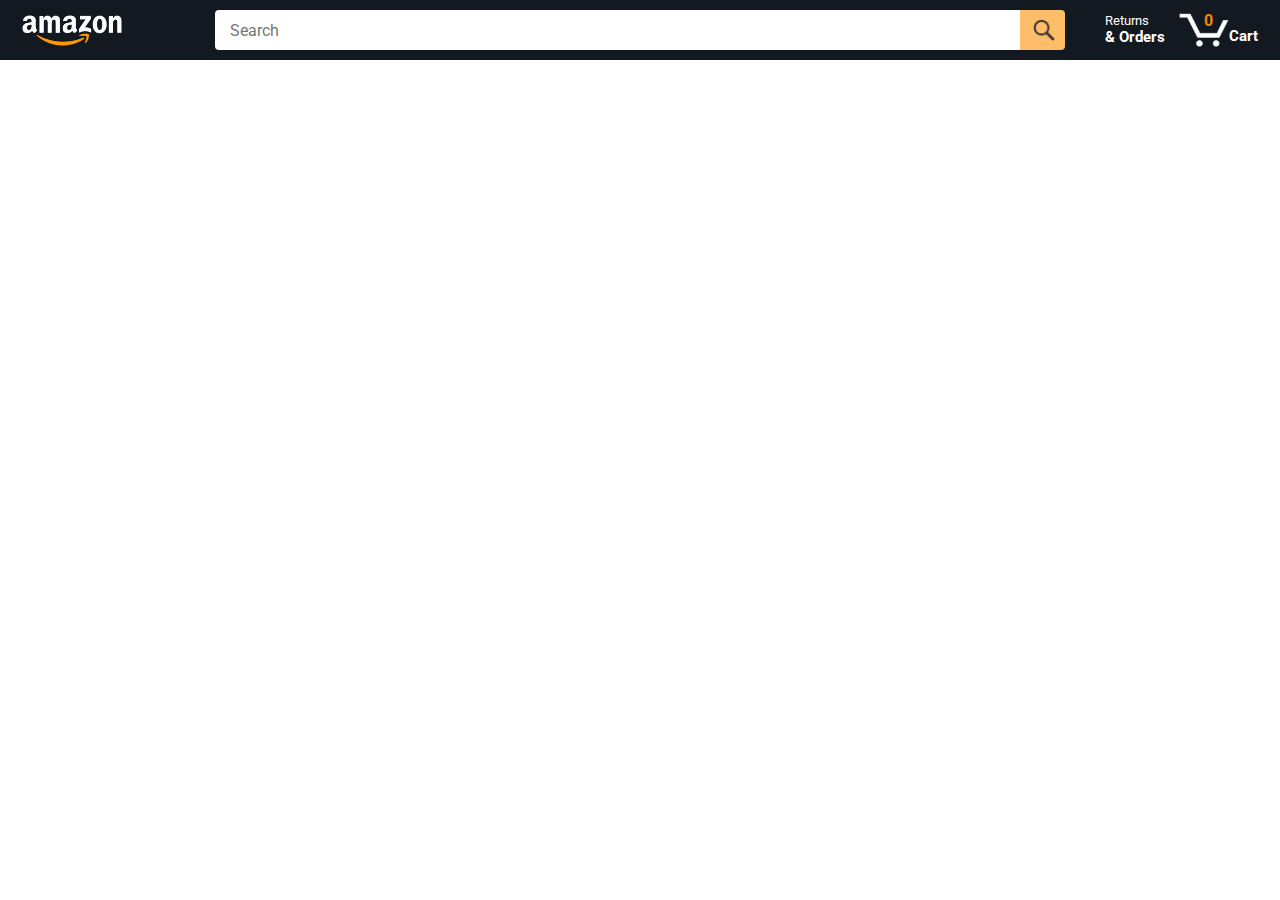
<file: index.html>
<!DOCTYPE html>
<html>
  <head>
    <title>Amazon Project</title>
    <meta name="viewport" content="width=device-width, initial-scale=1" />

    <!-- Load a font called Roboto from Google Fonts. -->
    <link rel="preconnect" href="https://fonts.googleapis.com" />
    <link rel="preconnect" href="https://fonts.gstatic.com" crossorigin />
    <link
      href="https://fonts.googleapis.com/css2?family=Roboto:wght@400;500;700&display=swap"
      rel="stylesheet"
    />

    <!-- Here are the CSS files for this page. -->
    <link rel="stylesheet" href="styles/shared/general.css" />
    <link rel="stylesheet" href="styles/shared/amazon-header.css" />
    <link rel="stylesheet" href="styles/pages/amazon.css" />
  </head>

  <body>
    <div class="amazon-header">
      <div class="amazon-header-left-section">
        <a href="index.html" class="header-link">
          <img class="amazon-logo" src="images/amazon-logo-white.png" />
          <img
            class="amazon-mobile-logo"
            src="images/amazon-mobile-logo-white.png"
          />
        </a>
      </div>

      <div class="amazon-header-middle-section">
        <input class="search-bar" type="text" placeholder="Search" />

        <button class="search-button">
          <img class="search-icon" src="images/icons/search-icon.png" />
        </button>
      </div>

      <div class="amazon-header-right-section">
        <a class="orders-link header-link" href="orders.html">
          <span class="returns-text">Returns</span>
          <span class="orders-text">& Orders</span>
        </a>

        <a class="cart-link header-link" href="checkout.html">
          <img class="cart-icon" src="images/icons/cart-icon.png" />
          <div class="cart-quantity js-cart-quantity">0</div>
          <div class="cart-text">Cart</div>
        </a>
      </div>
    </div>

    <div class="main">
      <div class="products-grid js-products-grid"></div>
    </div>

    <script type="module" src="scripts/amazon.js"></script>
  </body>
</html>
</file>
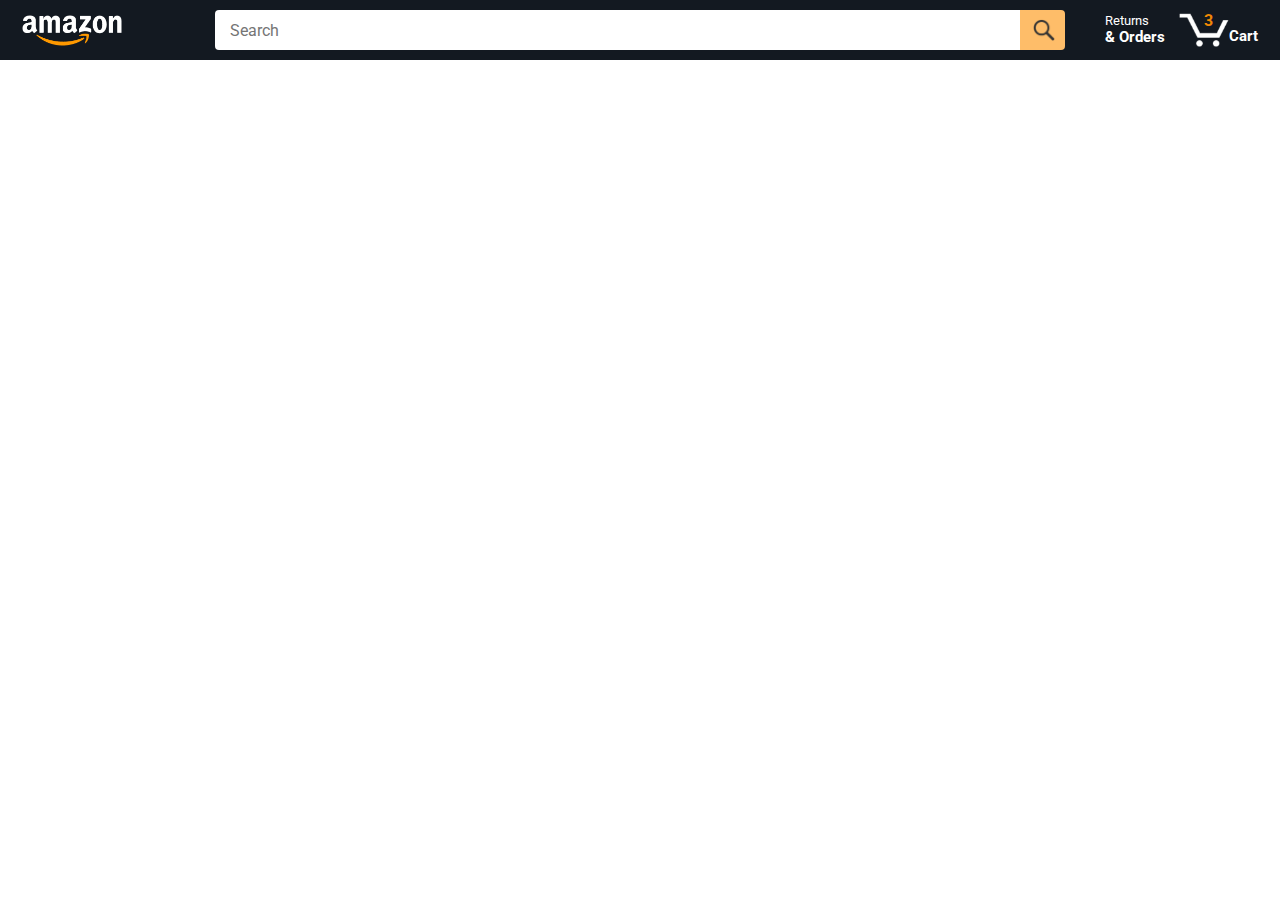
<file: amazon.html>
<!DOCTYPE html>
<html>
  <head>
    <title>Amazon Project</title>

    <!-- This code is needed for responsive design to work.
      (Responsive design = make the website look good on
      smaller screen sizes like a phone or a tablet). -->
    <meta name="viewport" content="width=device-width, initial-scale=1">

    <!-- Load a font called Roboto from Google Fonts. -->
    <link rel="preconnect" href="https://fonts.googleapis.com">
    <link rel="preconnect" href="https://fonts.gstatic.com" crossorigin>
    <link href="https://fonts.googleapis.com/css2?family=Roboto:wght@400;500;700&display=swap" rel="stylesheet">

    <!-- Here are the CSS files for this page. -->
    <link rel="stylesheet" href="styles/shared/general.css">
    <link rel="stylesheet" href="styles/shared/amazon-header.css">
    <link rel="stylesheet" href="styles/pages/amazon.css">
  </head>
  <body>
    <div class="amazon-header">
      <div class="amazon-header-left-section">
        <a href="amazon.html" class="header-link">
          <img class="amazon-logo"
            src="images/amazon-logo-white.png">
          <img class="amazon-mobile-logo"
            src="images/amazon-mobile-logo-white.png">
        </a>
      </div>

      <div class="amazon-header-middle-section">
        <input class="search-bar" type="text" placeholder="Search">

        <button class="search-button">
          <img class="search-icon" src="images/icons/search-icon.png">
        </button>
      </div>

      <div class="amazon-header-right-section">
        <a class="orders-link header-link" href="orders.html">
          <span class="returns-text">Returns</span>
          <span class="orders-text">& Orders</span>
        </a>

        <a class="cart-link header-link" href="checkout.html">
          <img class="cart-icon" src="images/icons/cart-icon.png">
          <div class="cart-quantity">3</div>
          <div class="cart-text">Cart</div>
        </a>
      </div>
    </div>
    
    <div class="main">
      <div class="products-grid js-products-grid">
      </div>
    </div>
    <script src="data/cart.js"></script>
    <script src="data/products.js"></script>
    <script src="scripts/amazon.js"></script>
  </body>
</html>
</file>
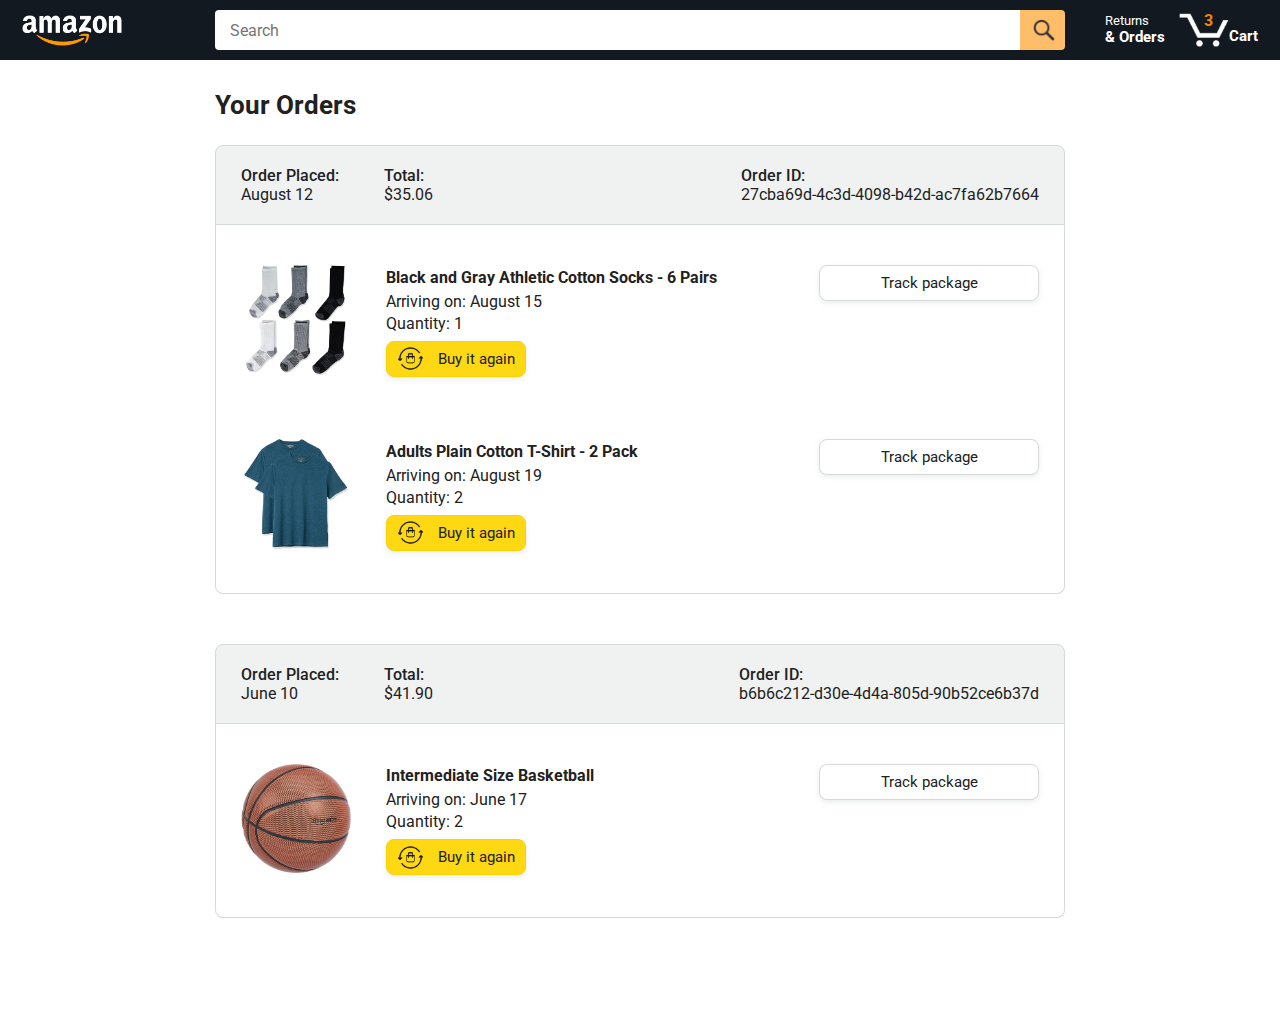
<file: orders.html>
<!DOCTYPE html>
<html>
  <head>
    <title>Orders</title>

    <!-- This code is needed for responsive design to work.
      (Responsive design = make the website look good on
      smaller screen sizes like a phone or a tablet). -->
    <meta name="viewport" content="width=device-width, initial-scale=1" />

    <!-- Load a font called Roboto from Google Fonts. -->
    <link rel="preconnect" href="https://fonts.googleapis.com" />
    <link rel="preconnect" href="https://fonts.gstatic.com" crossorigin />
    <link
      href="https://fonts.googleapis.com/css2?family=Roboto:wght@400;500;700&display=swap"
      rel="stylesheet"
    />

    <!-- Here are the CSS files for this page. -->
    <link rel="stylesheet" href="styles/shared/general.css" />
    <link rel="stylesheet" href="styles/shared/amazon-header.css" />
    <link rel="stylesheet" href="styles/pages/orders.css" />
  </head>
  <body>
    <div class="amazon-header">
      <div class="amazon-header-left-section">
        <a href="index.html" class="header-link">
          <img class="amazon-logo" src="images/amazon-logo-white.png" />
          <img
            class="amazon-mobile-logo"
            src="images/amazon-mobile-logo-white.png"
          />
        </a>
      </div>

      <div class="amazon-header-middle-section">
        <input class="search-bar" type="text" placeholder="Search" />

        <button class="search-button">
          <img class="search-icon" src="images/icons/search-icon.png" />
        </button>
      </div>

      <div class="amazon-header-right-section">
        <a class="orders-link header-link" href="orders.html">
          <span class="returns-text">Returns</span>
          <span class="orders-text">& Orders</span>
        </a>

        <a class="cart-link header-link" href="checkout.html">
          <img class="cart-icon" src="images/icons/cart-icon.png" />
          <div class="cart-quantity">3</div>
          <div class="cart-text">Cart</div>
        </a>
      </div>
    </div>

    <div class="main">
      <div class="page-title">Your Orders</div>

      <div class="orders-grid">
        <div class="order-container">
          <div class="order-header">
            <div class="order-header-left-section">
              <div class="order-date">
                <div class="order-header-label">Order Placed:</div>
                <div>August 12</div>
              </div>
              <div class="order-total">
                <div class="order-header-label">Total:</div>
                <div>$35.06</div>
              </div>
            </div>

            <div class="order-header-right-section">
              <div class="order-header-label">Order ID:</div>
              <div>27cba69d-4c3d-4098-b42d-ac7fa62b7664</div>
            </div>
          </div>

          <div class="order-details-grid">
            <div class="product-image-container">
              <img src="images/products/athletic-cotton-socks-6-pairs.jpg" />
            </div>

            <div class="product-details">
              <div class="product-name">
                Black and Gray Athletic Cotton Socks - 6 Pairs
              </div>
              <div class="product-delivery-date">Arriving on: August 15</div>
              <div class="product-quantity">Quantity: 1</div>
              <button class="buy-again-button button-primary">
                <img class="buy-again-icon" src="images/icons/buy-again.png" />
                <span class="buy-again-message">Buy it again</span>
              </button>
            </div>

            <div class="product-actions">
              <a href="tracking.html">
                <button class="track-package-button button-secondary">
                  Track package
                </button>
              </a>
            </div>

            <div class="product-image-container">
              <img
                src="images/products/adults-plain-cotton-tshirt-2-pack-teal.jpg"
              />
            </div>

            <div class="product-details">
              <div class="product-name">
                Adults Plain Cotton T-Shirt - 2 Pack
              </div>
              <div class="product-delivery-date">Arriving on: August 19</div>
              <div class="product-quantity">Quantity: 2</div>
              <button class="buy-again-button button-primary">
                <img class="buy-again-icon" src="images/icons/buy-again.png" />
                <span class="buy-again-message">Buy it again</span>
              </button>
            </div>

            <div class="product-actions">
              <a href="tracking.html">
                <button class="track-package-button button-secondary">
                  Track package
                </button>
              </a>
            </div>
          </div>
        </div>

        <div class="order-container">
          <div class="order-header">
            <div class="order-header-left-section">
              <div class="order-date">
                <div class="order-header-label">Order Placed:</div>
                <div>June 10</div>
              </div>
              <div class="order-total">
                <div class="order-header-label">Total:</div>
                <div>$41.90</div>
              </div>
            </div>

            <div class="order-header-right-section">
              <div class="order-header-label">Order ID:</div>
              <div>b6b6c212-d30e-4d4a-805d-90b52ce6b37d</div>
            </div>
          </div>

          <div class="order-details-grid">
            <div class="product-image-container">
              <img
                src="images/products/intermediate-composite-basketball.jpg"
              />
            </div>

            <div class="product-details">
              <div class="product-name">Intermediate Size Basketball</div>
              <div class="product-delivery-date">Arriving on: June 17</div>
              <div class="product-quantity">Quantity: 2</div>
              <button class="buy-again-button button-primary">
                <img class="buy-again-icon" src="images/icons/buy-again.png" />
                <span class="buy-again-message">Buy it again</span>
              </button>
            </div>

            <div class="product-actions">
              <a href="tracking.html">
                <button class="track-package-button button-secondary">
                  Track package
                </button>
              </a>
            </div>
          </div>
        </div>
      </div>
    </div>
  </body>
</html>
</file>
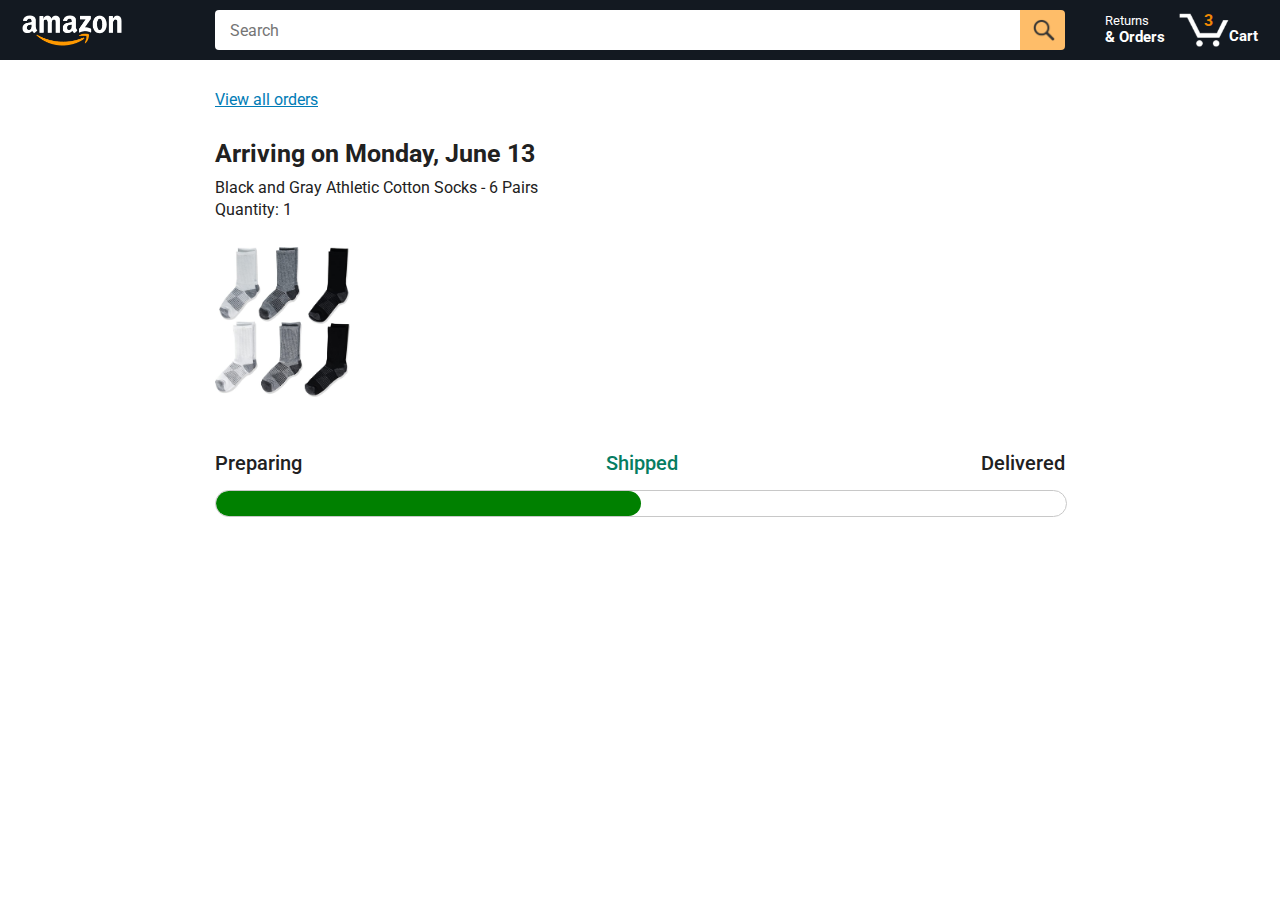
<file: tracking.html>
<!DOCTYPE html>
<html>
  <head>
    <title>Tracking</title>

    <meta name="viewport" content="width=device-width, initial-scale=1" />

    <!-- Load a font called Roboto from Google Fonts. -->
    <link rel="preconnect" href="https://fonts.googleapis.com" />
    <link rel="preconnect" href="https://fonts.gstatic.com" crossorigin />
    <link
      href="https://fonts.googleapis.com/css2?family=Roboto:wght@400;500;700&display=swap"
      rel="stylesheet"
    />

    <!-- Here are the CSS files for this page. -->
    <link rel="stylesheet" href="styles/shared/general.css" />
    <link rel="stylesheet" href="styles/shared/amazon-header.css" />
    <link rel="stylesheet" href="styles/pages/tracking.css" />
  </head>
  <body>
    <div class="amazon-header">
      <div class="amazon-header-left-section">
        <a href="index.html" class="header-link">
          <img class="amazon-logo" src="images/amazon-logo-white.png" />
          <img
            class="amazon-mobile-logo"
            src="images/amazon-mobile-logo-white.png"
          />
        </a>
      </div>

      <div class="amazon-header-middle-section">
        <input class="search-bar" type="text" placeholder="Search" />

        <button class="search-button">
          <img class="search-icon" src="images/icons/search-icon.png" />
        </button>
      </div>

      <div class="amazon-header-right-section">
        <a class="orders-link header-link" href="orders.html">
          <span class="returns-text">Returns</span>
          <span class="orders-text">& Orders</span>
        </a>

        <a class="cart-link header-link" href="checkout.html">
          <img class="cart-icon" src="images/icons/cart-icon.png" />
          <div class="cart-quantity">3</div>
          <div class="cart-text">Cart</div>
        </a>
      </div>
    </div>

    <div class="main">
      <div class="order-tracking">
        <a class="back-to-orders-link link-primary" href="orders.html">
          View all orders
        </a>

        <div class="delivery-date">Arriving on Monday, June 13</div>

        <div class="product-info">
          Black and Gray Athletic Cotton Socks - 6 Pairs
        </div>

        <div class="product-info">Quantity: 1</div>

        <img
          class="product-image"
          src="images/products/athletic-cotton-socks-6-pairs.jpg"
        />

        <div class="progress-labels-container">
          <div class="progress-label">Preparing</div>
          <div class="progress-label current-status">Shipped</div>
          <div class="progress-label">Delivered</div>
        </div>

        <div class="progress-bar-container">
          <div class="progress-bar"></div>
        </div>
      </div>
    </div>
  </body>
</html>
</file>
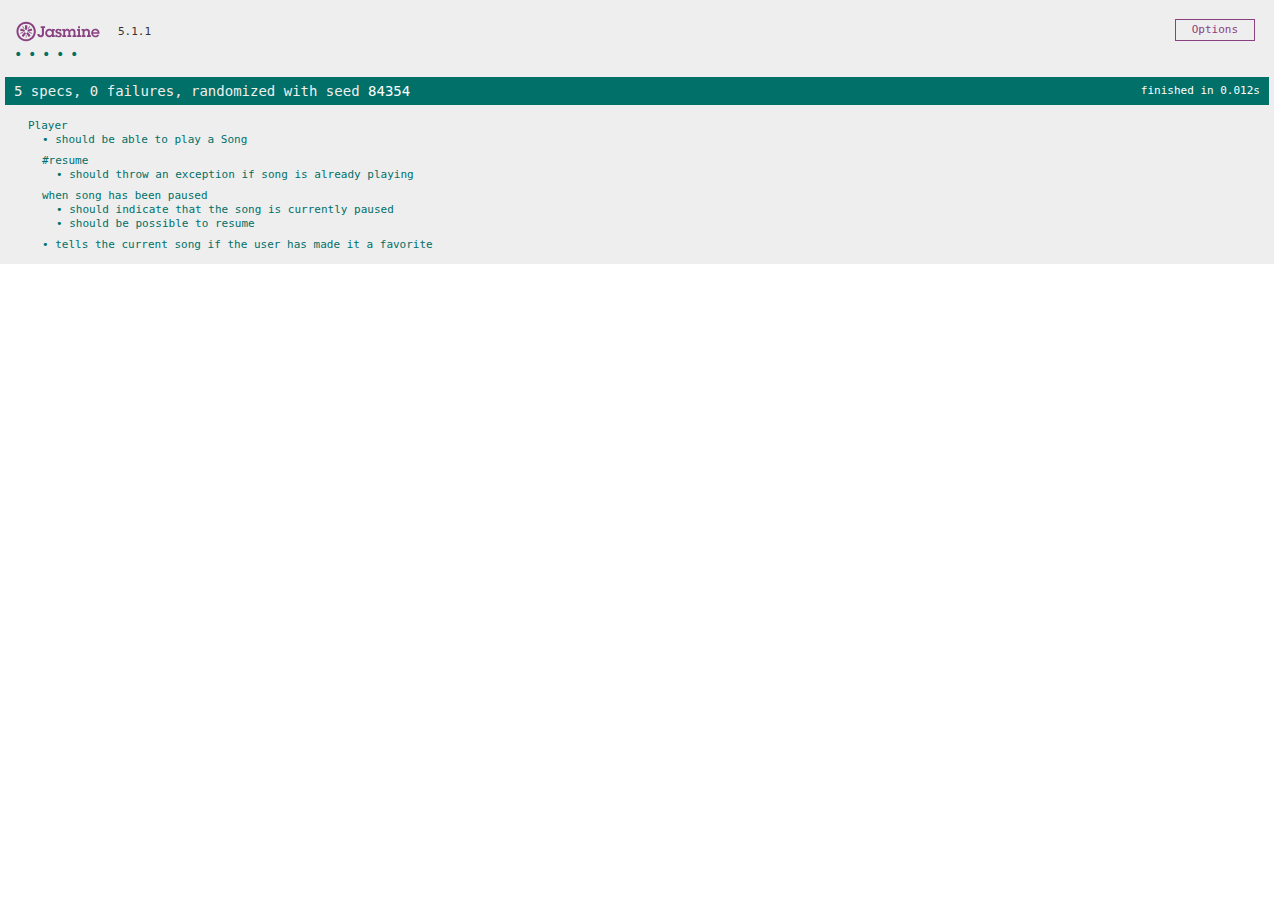
<file: tests-jasmine/SpecRunner.html>
<!DOCTYPE html>
<html>
<head>
  <meta charset="utf-8">
  <title>Jasmine Spec Runner v5.1.1</title>

  <link rel="shortcut icon" type="image/png" href="lib/jasmine-5.1.1/jasmine_favicon.png">
  <link rel="stylesheet" href="lib/jasmine-5.1.1/jasmine.css">

  <script src="lib/jasmine-5.1.1/jasmine.js"></script>
  <script src="lib/jasmine-5.1.1/jasmine-html.js"></script>
  <script src="lib/jasmine-5.1.1/boot0.js"></script>
  <!-- optional: include a file here that configures the Jasmine env -->
  <script src="lib/jasmine-5.1.1/boot1.js"></script>

  <!-- include source files here... -->
  <script src="src/Player.js"></script>
  <script src="src/Song.js"></script>

  <!-- include spec files here... -->
  <script src="spec/SpecHelper.js"></script>
  <script src="spec/PlayerSpec.js"></script>

</head>

<body>
</body>
</html>
</file>
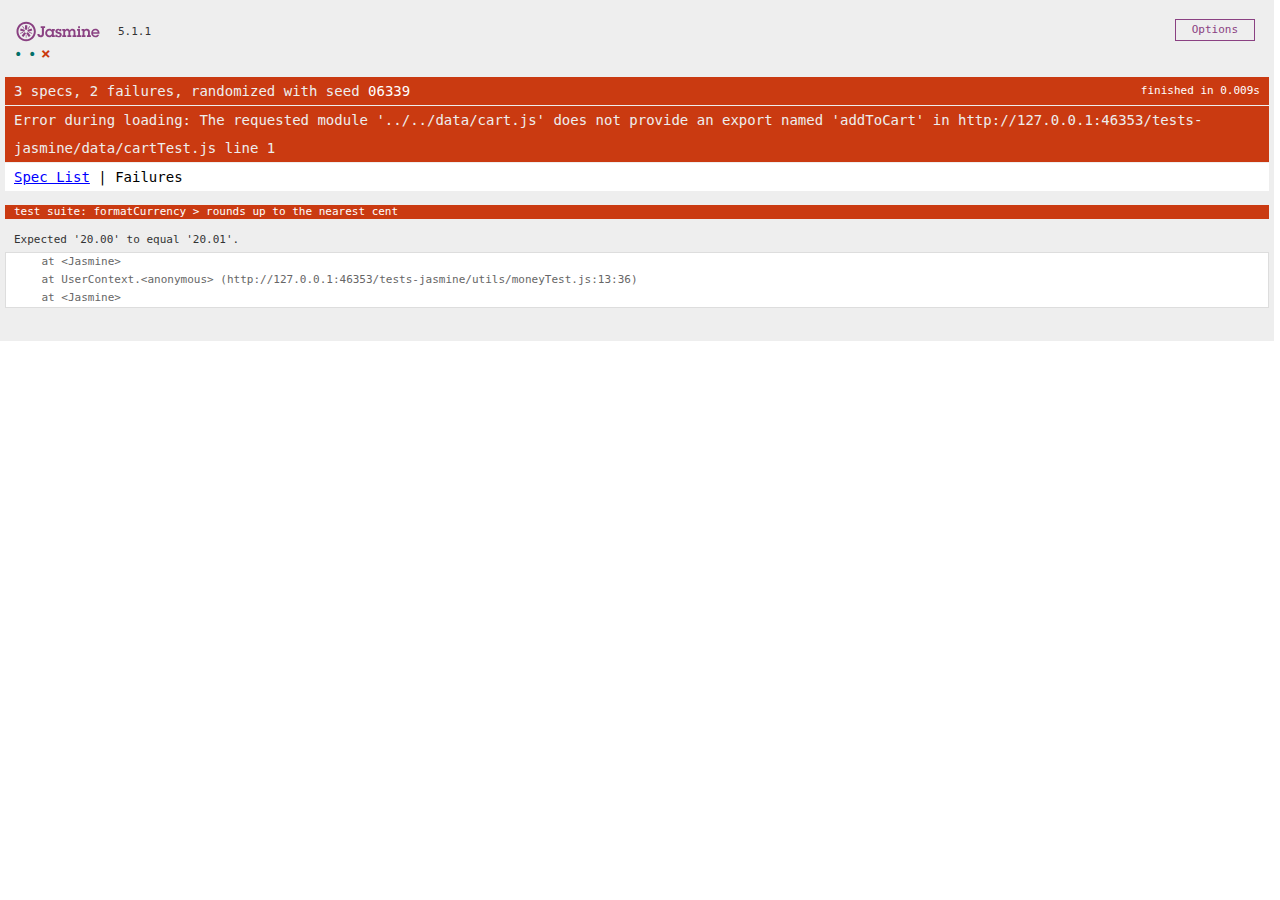
<file: tests-jasmine/tests.html>
<!DOCTYPE html>
<html>
<head>
  <meta charset="utf-8">
  <title>Jasmine Spec Runner v5.1.1</title>

  <link rel="shortcut icon" type="image/png" href="lib/jasmine-5.1.1/jasmine_favicon.png">
  <link rel="stylesheet" href="lib/jasmine-5.1.1/jasmine.css">

  <script src="lib/jasmine-5.1.1/jasmine.js"></script>
  <script src="lib/jasmine-5.1.1/jasmine-html.js"></script>
  <script src="lib/jasmine-5.1.1/boot0.js"></script>
  <!-- optional: include a file here that configures the Jasmine env -->
  <script src="lib/jasmine-5.1.1/boot1.js"></script>

  <script type="module" src="utils/moneyTest.js"></script>
  <script type="module" src="data/cartTest.js"></script>

</head>

<body>
</body>
</html>
</file>
<file: styles/shared/general.css>
body {
  font-family: Roboto, Arial;
  color: rgb(33, 33, 33);
  /* The <body> element has a default margin of 8px
     on all sides. This removes the default margins. */
  margin: 0;
}

/* <p> elements have a default margin on the top
   and bottom. This removes the default margins. */
p {
  margin: 0;
}

button {
  cursor: pointer;
}

select {
  cursor: pointer;
}

input,
select,
button {
  font-family: Roboto, Arial;
}

.button-primary {
  color: rgb(33, 33, 33);
  background-color: rgb(255, 216, 20);
  border: 1px solid rgb(252, 210, 0);
  border-radius: 8px;
  cursor: pointer;
  box-shadow: 0 2px 5px rgba(213, 217, 217, 0.5);
}

.button-primary:hover {
  background-color: rgb(247, 202, 0);
  border: 1px solid rgb(242, 194, 0);
}

.button-primary:active {
  background: rgb(255, 216, 20);
  border-color: rgb(252, 210, 0);
  box-shadow: none;
}

.button-secondary {
  color: rgb(33, 33, 33);
  background: white;
  border: 1px solid rgb(213, 217, 217);
  border-radius: 8px;
  cursor: pointer;
  box-shadow: 0 2px 5px rgba(213, 217, 217, 0.5);
}

.button-secondary:hover {
  background-color: rgb(247, 250, 250);
}

.button-secondary:active {
  background-color: rgb(237, 253, 255);
  box-shadow: none;
}

/* These styles will limit text to 2 lines. Anything
   beyond 2 lines will be replaced with "..."
   You can find this code by using an A.I. tool or by
   searching in Google.
   https://css-tricks.com/almanac/properties/l/line-clamp/ */
.limit-text-to-2-lines {
  display: -webkit-box;
  -webkit-line-clamp: 2;
  -webkit-box-orient: vertical;
  overflow: hidden;
}

.link-primary {
  color: rgb(1, 124, 182);
  cursor: pointer;
}

.link-primary:hover {
  color: rgb(196, 80, 0);
}

/* Styles for dropdown selectors. */
select {
  color: rgb(33, 33, 33);
  background-color: rgb(240, 240, 240);
  border: 1px solid rgb(213, 217, 217);
  border-radius: 8px;
  padding: 3px 5px;
  font-size: 15px;
  cursor: pointer;
  box-shadow: 0 2px 5px rgba(213, 217, 217, 0.5);
}

select:focus,
input:focus {
  outline: 2px solid rgb(255, 153, 0);
}
</file>
<file: styles/shared/amazon-header.css>
.amazon-header {
  background-color: rgb(19, 25, 33);
  color: white;
  padding-left: 15px;
  padding-right: 15px;

  display: flex;
  align-items: center;
  justify-content: space-between;

  position: fixed;
  top: 0;
  left: 0;
  right: 0;
  height: 60px;
}

.amazon-header-left-section {
  width: 180px;
}

@media (max-width: 800px) {
  .amazon-header-left-section {
    width: unset;
  }
}

.header-link {
  display: inline-block;
  padding: 6px;
  border-radius: 2px;
  cursor: pointer;
  text-decoration: none;
  border: 1px solid rgba(0, 0, 0, 0);
}

.header-link:hover {
  border: 1px solid white;
}

.amazon-logo {
  width: 100px;
  margin-top: 5px;
}

.amazon-mobile-logo {
  display: none;
}

@media (max-width: 575px) {
  .amazon-logo {
    display: none;
  }

  .amazon-mobile-logo {
    display: block;
    height: 35px;
    margin-top: 5px;
  }
}

.amazon-header-middle-section {
  flex: 1;
  max-width: 850px;
  margin-left: 10px;
  margin-right: 10px;
  display: flex;
}

.search-bar {
  flex: 1;
  width: 0;
  font-size: 16px;
  height: 38px;
  padding-left: 15px;
  border: none;
  border-top-left-radius: 4px;
  border-bottom-left-radius: 4px;
  border-top-right-radius: 0;
  border-bottom-right-radius: 0;
}

.search-button {
  background-color: rgb(254, 189, 105);
  border: none;
  width: 45px;
  height: 40px;
  border-top-right-radius: 4px;
  border-bottom-right-radius: 4px;
  flex-shrink: 0;
}

.search-icon {
  height: 22px;
  margin-left: 2px;
  margin-top: 3px;
}

.amazon-header-right-section {
  width: 180px;
  flex-shrink: 0;
  display: flex;
  justify-content: end;
}

.orders-link {
  color: white;
}

.returns-text {
  display: block;
  font-size: 13px;
}

.orders-text {
  display: block;
  font-size: 15px;
  font-weight: 700;
}

.cart-link {
  color: white;
  display: flex;
  align-items: center;
  position: relative;
}

.cart-icon {
  width: 50px;
}

.cart-text {
  margin-top: 12px;
  font-size: 15px;
  font-weight: 700;
}

.cart-quantity {
  color: rgb(240, 136, 4);
  font-size: 16px;
  font-weight: 700;

  position: absolute;
  top: 4px;
  left: 22px;

  width: 26px;
  text-align: center;
}
</file>
<file: styles/pages/amazon.css>
.main {
  margin-top: 60px;
}

.products-grid {
  display: grid;

  /* - In CSS Grid, 1fr means a column will take up the
       remaining space in the grid.
     - If we write 1fr 1fr ... 1fr; 8 times, this will
       divide the grid into 8 columns, each taking up an
       equal amount of the space.
     - repeat(8, 1fr); is a shortcut for repeating "1fr"
       8 times (instead of typing out "1fr" 8 times).
       repeat(...) is a special property that works with
       display: grid; */
  grid-template-columns: repeat(8, 1fr);
}

/* @media is used to create responsive design (making the
   website look good on any screen size). This @media
   means when the screen width is 2000px or less, we
   will divide the grid into 7 columns instead of 8. */
@media (max-width: 2000px) {
  .products-grid {
    grid-template-columns: repeat(7, 1fr);
  }
}

/* This @media means when the screen width is 1600px or
   less, we will divide the grid into 6 columns. */
@media (max-width: 1600px) {
  .products-grid {
    grid-template-columns: repeat(6, 1fr);
  }
}

@media (max-width: 1300px) {
  .products-grid {
    grid-template-columns: repeat(5, 1fr);
  }
}

@media (max-width: 1000px) {
  .products-grid {
    grid-template-columns: repeat(4, 1fr);
  }
}

@media (max-width: 800px) {
  .products-grid {
    grid-template-columns: repeat(3, 1fr);
  }
}

@media (max-width: 575px) {
  .products-grid {
    grid-template-columns: repeat(2, 1fr);
  }
}

@media (max-width: 450px) {
  .products-grid {
    grid-template-columns: 1fr;
  }
}

.product-container {
  padding-top: 40px;
  padding-bottom: 25px;
  padding-left: 25px;
  padding-right: 25px;

  border-right: 1px solid rgb(231, 231, 231);
  border-bottom: 1px solid rgb(231, 231, 231);

  display: flex;
  flex-direction: column;
}

.product-image-container {
  display: flex;
  justify-content: center;
  align-items: center;

  height: 180px;
  margin-bottom: 20px;
}

.product-image {
  /* Images will overflow their container by default. To
    prevent this, we set max-width and max-height to 100%
    so they stay inside their container. */
  max-width: 100%;
  max-height: 100%;
}

.product-name {
  height: 40px;
  margin-bottom: 5px;
}

.product-rating-container {
  display: flex;
  align-items: center;
  margin-bottom: 10px;
}

.product-rating-stars {
  width: 100px;
  margin-right: 6px;
}

.product-rating-count {
  color: rgb(1, 124, 182);
  cursor: pointer;
  margin-top: 3px;
}

.product-price {
  font-weight: 700;
  margin-bottom: 10px;
}

.product-quantity-container {
  margin-bottom: 17px;
}

.product-spacer {
  flex: 1;
}

.added-to-cart {
  color: rgb(6, 125, 98);
  font-size: 16px;

  display: flex;
  align-items: center;
  margin-bottom: 8px;

  /* At first, the "Added to cart" message will
     be invisible. Use JavaScript to change the
     opacity and make it visible. */
  opacity: 0;
}

.added-to-cart img {
  height: 20px;
  margin-right: 5px;
}

.add-to-cart-button {
  width: 100%;
  padding: 8px;
  border-radius: 50px;
}
</file>
<file: styles/pages/orders.css>
.main {
  max-width: 850px;
  margin-top: 90px;
  margin-bottom: 100px;
  padding-left: 20px;
  padding-right: 20px;

  /* margin-left: auto;
     margin-right auto;
     Is a trick for centering an element horizontally
     without needing a container. */
  margin-left: auto;
  margin-right: auto;
}

.page-title {
  font-weight: 700;
  font-size: 26px;
  margin-bottom: 25px;
}

.orders-grid {
  display: grid;
  grid-template-columns: 1fr;
  row-gap: 50px;
}

.order-header {
  background-color: rgb(240, 242, 242);
  border: 1px solid rgb(213, 217, 217);

  display: flex;
  align-items: center;
  justify-content: space-between;

  padding: 20px 25px;
  border-top-left-radius: 8px;
  border-top-right-radius: 8px;
}

.order-header-left-section {
  display: flex;
  flex-shrink: 0;
}

.order-header-label {
  font-weight: 500;
}

.order-date,
.order-total {
  margin-right: 45px;
}

.order-header-right-section {
  flex-shrink: 1;
}

@media (max-width: 575px) {
  .order-header {
    flex-direction: column;
    align-items: start;
    line-height: 23px;
    padding: 15px;
  }

  .order-header-left-section {
    flex-direction: column;
  }

  .order-header-label {
    margin-right: 5px;
  }

  .order-date,
  .order-total {
    display: grid;
    grid-template-columns: auto 1fr;
    margin-right: 0;
  }

  .order-header-right-section {
    display: grid;
    grid-template-columns: auto 1fr;
  }
}

.order-details-grid {
  padding: 40px 25px;
  border: 1px solid rgb(213, 217, 217);
  border-top: none;
  border-bottom-left-radius: 8px;
  border-bottom-right-radius: 8px;

  display: grid;
  grid-template-columns: 110px 1fr 220px;
  column-gap: 35px;
  row-gap: 60px;
  align-items: center;
}

@media (max-width: 800px) {
  .order-details-grid {
    grid-template-columns: 110px 1fr;
    row-gap: 0;
    padding-bottom: 8px;
  }
}

@media (max-width: 450px) {
  .order-details-grid {
    grid-template-columns: 1fr;
  }
}

.product-image-container {
  text-align: center;
}

.product-image-container img {
  max-width: 110px;
  max-height: 110px;
}

.product-name {
  font-weight: 700;
  margin-bottom: 5px;
}

.product-delivery-date {
  margin-bottom: 3px;
}

.product-quantity {
  margin-bottom: 8px;
}

.buy-again-button {
  font-size: 15px;
  width: 140px;
  height: 36px;
  border-radius: 8px;

  display: flex;
  align-items: center;
  justify-content: center;
}

.buy-again-icon {
  width: 25px;
  margin-right: 15px;
}

.product-actions {
  align-self: start;
}

.track-package-button {
  width: 100%;
  font-size: 15px;
  padding: 8px;
}

@media (max-width: 800px) {
  .buy-again-button {
    margin-bottom: 10px;
  }

  .product-actions {
    /* grid-column: 2 means this element will be placed
       in column 2 in the grid. (Normally, the column that
       an element is placed in is determined by the order
       of the elements in the HTML. grid-column overrides
       this default ordering). */
    grid-column: 2;
    margin-bottom: 30px;
  }

  .track-package-button {
    width: 140px;
  }
}

@media (max-width: 450px) {
  .product-image-container {
    text-align: center;
    margin-bottom: 25px;
  }

  .product-image-container img {
    max-width: 150px;
    max-height: 150px;
  }

  .product-name {
    margin-bottom: 10px;
  }

  .product-quantity {
    margin-bottom: 15px;
  }

  .buy-again-button {
    width: 100%;
    margin-bottom: 15px;
  }

  .product-actions {
    /* grid-column: auto; undos grid-column: 2; from above.
       This element will now be placed in its normal column
       in the grid. */
    grid-column: auto;
    margin-bottom: 70px;
  }

  .track-package-button {
    width: 100%;
    padding: 12px;
  }
}
</file>
<file: styles/pages/tracking.css>
.main {
  max-width: 850px;
  margin-top: 90px;
  margin-bottom: 100px;
  padding-left: 30px;
  padding-right: 30px;
  margin-left: auto;
  margin-right: auto;
}

.back-to-orders-link {
  display: inline-block;
  margin-bottom: 30px;
}

.delivery-date {
  font-size: 25px;
  font-weight: 700;
  margin-bottom: 10px;
}

.product-info {
  margin-bottom: 3px;
}

.product-image {
  max-width: 150px;
  max-height: 150px;
  margin-top: 25px;
  margin-bottom: 50px;
}

.progress-labels-container {
  display: flex;
  justify-content: space-between;
  font-size: 20px;
  font-weight: 500;
  margin-bottom: 15px;
}

.current-status {
  color: rgb(6, 125, 98);
}

@media (max-width: 575px) {
  .progress-labels-container {
    font-size: 16px;
  }
}

@media (max-width: 450px) {
  .progress-labels-container {
    flex-direction: column;
    margin-bottom: 5px;
  }

  .progress-label {
    margin-bottom: 3px;
  }
}

.progress-bar-container {
  height: 25px;
  width: 100%;

  border: 1px solid rgb(200, 200, 200);
  border-radius: 50px;
  overflow: hidden;
}

.progress-bar {
  height: 100%;
  background-color: green;
  border-radius: 50px;
  width: 50%;
}
</file>
<file: tests-jasmine/lib/jasmine-5.1.1/jasmine.css>
@charset "UTF-8";
body {
  overflow-y: scroll;
}

.jasmine_html-reporter {
  width: 100%;
  background-color: #eee;
  padding: 5px;
  margin: -8px;
  font-size: 11px;
  font-family: Monaco, "Lucida Console", monospace;
  line-height: 14px;
  color: #333;
}
.jasmine_html-reporter a {
  text-decoration: none;
}
.jasmine_html-reporter a:hover {
  text-decoration: underline;
}
.jasmine_html-reporter p, .jasmine_html-reporter h1, .jasmine_html-reporter h2, .jasmine_html-reporter h3, .jasmine_html-reporter h4, .jasmine_html-reporter h5, .jasmine_html-reporter h6 {
  margin: 0;
  line-height: 14px;
}
.jasmine_html-reporter .jasmine-banner,
.jasmine_html-reporter .jasmine-symbol-summary,
.jasmine_html-reporter .jasmine-summary,
.jasmine_html-reporter .jasmine-result-message,
.jasmine_html-reporter .jasmine-spec .jasmine-description,
.jasmine_html-reporter .jasmine-spec-detail .jasmine-description,
.jasmine_html-reporter .jasmine-alert .jasmine-bar,
.jasmine_html-reporter .jasmine-stack-trace {
  padding-left: 9px;
  padding-right: 9px;
}
.jasmine_html-reporter .jasmine-banner {
  position: relative;
}
.jasmine_html-reporter .jasmine-banner .jasmine-title {
  background: url("[data-uri]") no-repeat;
  background: url("[data-uri]") no-repeat, none;
  background-size: 100%;
  display: block;
  float: left;
  width: 90px;
  height: 25px;
}
.jasmine_html-reporter .jasmine-banner .jasmine-version {
  margin-left: 14px;
  position: relative;
  top: 6px;
}
.jasmine_html-reporter #jasmine_content {
  position: fixed;
  right: 100%;
}
.jasmine_html-reporter .jasmine-banner {
  margin-top: 14px;
}
.jasmine_html-reporter .jasmine-duration {
  color: #fff;
  float: right;
  line-height: 28px;
  padding-right: 9px;
}
.jasmine_html-reporter .jasmine-symbol-summary {
  overflow: hidden;
  margin: 14px 0;
}
.jasmine_html-reporter .jasmine-symbol-summary li {
  display: inline-block;
  height: 10px;
  width: 14px;
  font-size: 16px;
}
.jasmine_html-reporter .jasmine-symbol-summary li.jasmine-passed {
  font-size: 14px;
}
.jasmine_html-reporter .jasmine-symbol-summary li.jasmine-passed:before {
  color: #007069;
  content: "•";
}
.jasmine_html-reporter .jasmine-symbol-summary li.jasmine-failed {
  line-height: 9px;
}
.jasmine_html-reporter .jasmine-symbol-summary li.jasmine-failed:before {
  color: #ca3a11;
  content: "×";
  font-weight: bold;
  margin-left: -1px;
}
.jasmine_html-reporter .jasmine-symbol-summary li.jasmine-excluded {
  font-size: 14px;
}
.jasmine_html-reporter .jasmine-symbol-summary li.jasmine-excluded:before {
  color: #bababa;
  content: "•";
}
.jasmine_html-reporter .jasmine-symbol-summary li.jasmine-excluded-no-display {
  font-size: 14px;
  display: none;
}
.jasmine_html-reporter .jasmine-symbol-summary li.jasmine-pending {
  line-height: 17px;
}
.jasmine_html-reporter .jasmine-symbol-summary li.jasmine-pending:before {
  color: #ba9d37;
  content: "*";
}
.jasmine_html-reporter .jasmine-symbol-summary li.jasmine-empty {
  font-size: 14px;
}
.jasmine_html-reporter .jasmine-symbol-summary li.jasmine-empty:before {
  color: #ba9d37;
  content: "•";
}
.jasmine_html-reporter .jasmine-run-options {
  float: right;
  margin-right: 5px;
  border: 1px solid #8a4182;
  color: #8a4182;
  position: relative;
  line-height: 20px;
}
.jasmine_html-reporter .jasmine-run-options .jasmine-trigger {
  cursor: pointer;
  padding: 8px 16px;
}
.jasmine_html-reporter .jasmine-run-options .jasmine-payload {
  position: absolute;
  display: none;
  right: -1px;
  border: 1px solid #8a4182;
  background-color: #eee;
  white-space: nowrap;
  padding: 4px 8px;
}
.jasmine_html-reporter .jasmine-run-options .jasmine-payload.jasmine-open {
  display: block;
}
.jasmine_html-reporter .jasmine-bar {
  line-height: 28px;
  font-size: 14px;
  display: block;
  color: #eee;
}
.jasmine_html-reporter .jasmine-bar.jasmine-failed, .jasmine_html-reporter .jasmine-bar.jasmine-errored {
  background-color: #ca3a11;
  border-bottom: 1px solid #eee;
}
.jasmine_html-reporter .jasmine-bar.jasmine-passed {
  background-color: #007069;
}
.jasmine_html-reporter .jasmine-bar.jasmine-incomplete {
  background-color: #bababa;
}
.jasmine_html-reporter .jasmine-bar.jasmine-skipped {
  background-color: #bababa;
}
.jasmine_html-reporter .jasmine-bar.jasmine-warning {
  margin-top: 14px;
  margin-bottom: 14px;
  background-color: #ba9d37;
  color: #333;
}
.jasmine_html-reporter .jasmine-bar.jasmine-menu {
  background-color: #fff;
  color: #000;
}
.jasmine_html-reporter .jasmine-bar.jasmine-menu a {
  color: blue;
  text-decoration: underline;
}
.jasmine_html-reporter .jasmine-bar a {
  color: white;
}
.jasmine_html-reporter.jasmine-spec-list .jasmine-bar.jasmine-menu.jasmine-failure-list,
.jasmine_html-reporter.jasmine-spec-list .jasmine-results .jasmine-failures {
  display: none;
}
.jasmine_html-reporter.jasmine-failure-list .jasmine-bar.jasmine-menu.jasmine-spec-list,
.jasmine_html-reporter.jasmine-failure-list .jasmine-summary {
  display: none;
}
.jasmine_html-reporter .jasmine-results {
  margin-top: 14px;
}
.jasmine_html-reporter .jasmine-summary {
  margin-top: 14px;
}
.jasmine_html-reporter .jasmine-summary ul {
  list-style-type: none;
  margin-left: 14px;
  padding-top: 0;
  padding-left: 0;
}
.jasmine_html-reporter .jasmine-summary ul.jasmine-suite {
  margin-top: 7px;
  margin-bottom: 7px;
}
.jasmine_html-reporter .jasmine-summary li.jasmine-passed a {
  color: #007069;
}
.jasmine_html-reporter .jasmine-summary li.jasmine-failed a {
  color: #ca3a11;
}
.jasmine_html-reporter .jasmine-summary li.jasmine-empty a {
  color: #ba9d37;
}
.jasmine_html-reporter .jasmine-summary li.jasmine-pending a {
  color: #ba9d37;
}
.jasmine_html-reporter .jasmine-summary li.jasmine-excluded a {
  color: #bababa;
}
.jasmine_html-reporter .jasmine-specs li.jasmine-passed a:before {
  content: "• ";
}
.jasmine_html-reporter .jasmine-specs li.jasmine-failed a:before {
  content: "× ";
}
.jasmine_html-reporter .jasmine-specs li.jasmine-empty a:before {
  content: "* ";
}
.jasmine_html-reporter .jasmine-specs li.jasmine-pending a:before {
  content: "• ";
}
.jasmine_html-reporter .jasmine-specs li.jasmine-excluded a:before {
  content: "• ";
}
.jasmine_html-reporter .jasmine-description + .jasmine-suite {
  margin-top: 0;
}
.jasmine_html-reporter .jasmine-suite {
  margin-top: 14px;
}
.jasmine_html-reporter .jasmine-suite a {
  color: #333;
}
.jasmine_html-reporter .jasmine-failures .jasmine-spec-detail {
  margin-bottom: 28px;
}
.jasmine_html-reporter .jasmine-failures .jasmine-spec-detail .jasmine-description {
  background-color: #ca3a11;
  color: white;
}
.jasmine_html-reporter .jasmine-failures .jasmine-spec-detail .jasmine-description a {
  color: white;
}
.jasmine_html-reporter .jasmine-result-message {
  padding-top: 14px;
  color: #333;
  white-space: pre-wrap;
}
.jasmine_html-reporter .jasmine-result-message span.jasmine-result {
  display: block;
}
.jasmine_html-reporter .jasmine-stack-trace {
  margin: 5px 0 0 0;
  max-height: 224px;
  overflow: auto;
  line-height: 18px;
  color: #666;
  border: 1px solid #ddd;
  background: white;
  white-space: pre;
}
.jasmine_html-reporter .jasmine-expander a {
  display: block;
  margin-left: 14px;
  color: blue;
  text-decoration: underline;
}
.jasmine_html-reporter .jasmine-expander-contents {
  display: none;
}
.jasmine_html-reporter .jasmine-expanded {
  padding-bottom: 10px;
}
.jasmine_html-reporter .jasmine-expanded .jasmine-expander-contents {
  display: block;
  margin-left: 14px;
  padding: 5px;
}
.jasmine_html-reporter .jasmine-debug-log {
  margin: 5px 0 0 0;
  padding: 5px;
  color: #666;
  border: 1px solid #ddd;
  background: white;
}
.jasmine_html-reporter .jasmine-debug-log table {
  border-spacing: 0;
}
.jasmine_html-reporter .jasmine-debug-log table, .jasmine_html-reporter .jasmine-debug-log th, .jasmine_html-reporter .jasmine-debug-log td {
  border: 1px solid #ddd;
}
</file>
